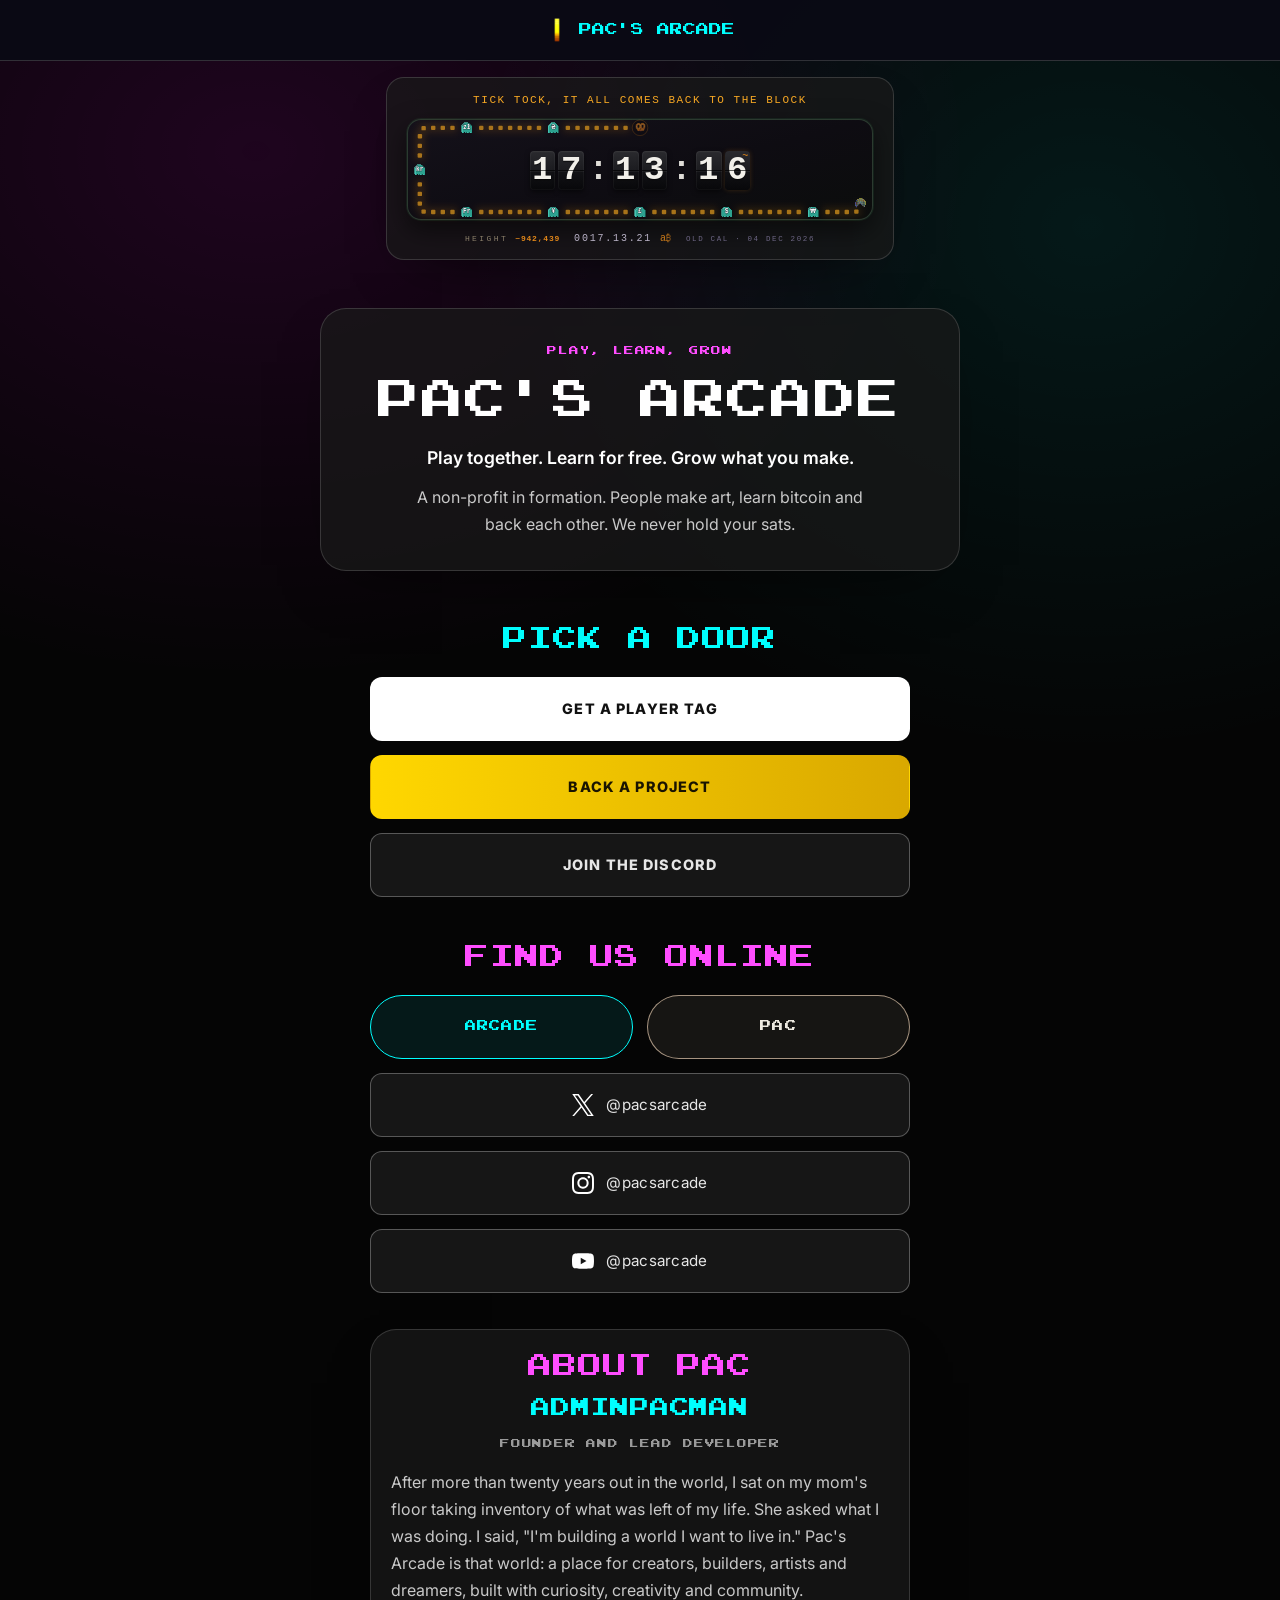
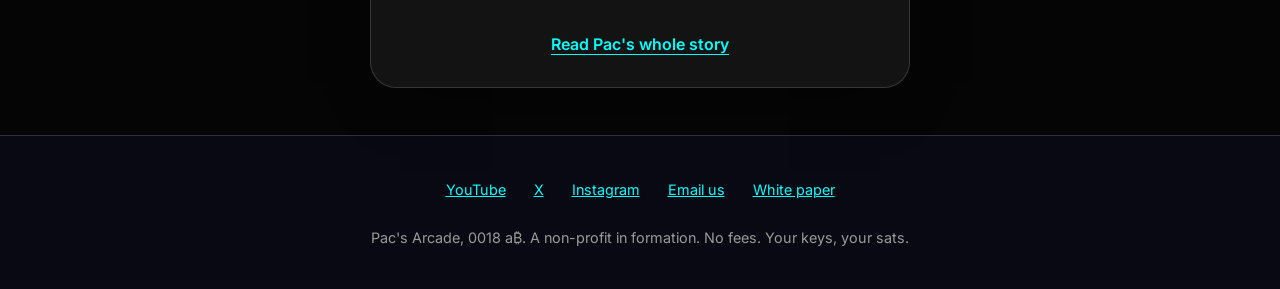
<file: index.html>
<!DOCTYPE html>
<html lang="en">
<head>
<meta charset="UTF-8">
<meta name="viewport" content="width=device-width, initial-scale=1.0">
<title>Pac&#x27;s Arcade</title>
<meta name="description" content="Quick links to Pac&#x27;s Arcade: get a player tag, back a project, join the Discord and find us online.">
<meta name="color-scheme" content="dark">
<meta property="og:image" content="https://www.pacsarcade.com/assets/pacsarcde-banner-og.png">
<link rel="stylesheet" href="hub.css">
<link href="https://fonts.googleapis.com/css2?family=Inter:wght@400;600;800&display=swap" rel="stylesheet">
</head>
<body>
<!-- GENERATED by build-hub.py from hub-copy.json. Edit the JSON, not this file. -->
<header class="top"><div class="bar">
<a class="mark" href="/"><img src="assets/bitcoin.gif" alt="" width="24" height="24"><span>Pac's Arcade</span></a>
</div></header>
<div class="strip-wrap"><a id="bft-strip-clock" href="/time.html" data-caption="tick tock, it all comes back to the block" title="Bitcoin Federated Time: the clock that syncs to the block, not the sun. Open the time page."></a></div>
<main>
<section class="hero"><div class="panel hero-card">
<p class="kicker kicker-pink">Play, learn,&nbsp;grow</p>
<h1 class="px">Pac's Arcade</h1>
<p class="promise">Play together. Learn for free. Grow what you&nbsp;make.</p>
<p class="line">A non-profit in formation. People make art, learn bitcoin and back each other. We never hold your&nbsp;sats.</p>
</div></section>
<section class="live" id="twitch-wrapper" aria-label="Live now"><div class="panel">
<h2 class="px">Live now</h2>
<div class="live-frame"><div id="twitch-embed"></div></div>
</div></section>
<section class="block"><div class="col">
<h2 class="px cyan">Pick a&nbsp;door</h2>
<div class="list">
<a class="pb pb-primary" href="https://pacsarcade.org/register" target="_blank" rel="noopener noreferrer"><span>Get a player&nbsp;tag</span></a>
<a class="pb pb-money" href="https://pacsarcade.org/campaigns" target="_blank" rel="noopener noreferrer"><span>Back a&nbsp;project</span></a>
<a class="pb pb-secondary" href="https://discord.com/invite/uCEKeA5YB2" target="_blank" rel="noopener noreferrer"><span>Join the&nbsp;Discord</span></a>
</div></div></section>
<section class="block"><div class="col">
<h2 class="px pink">Find us&nbsp;online</h2>
<div class="switch" role="group" aria-label="Choose whose channels to show" hidden>
<button type="button" class="sw-btn on" data-pane="grp0" aria-pressed="true">Arcade</button>
<button type="button" class="sw-btn" data-pane="grp1" aria-pressed="false">Pac</button>
</div>
<div class="pane" id="grp0" role="group" aria-labelledby="grp0h">
<h3 class="group-label px" id="grp0h">Pac's Arcade</h3>
<div class="list">
<a class="pb pb-secondary pb-two pb-icon" aria-label="X @pacsarcade" href="https://x.com/pacsarcade" target="_blank" rel="noopener noreferrer"><svg class="mk" width="22" height="22" viewBox="0 0 24 24" aria-hidden="true" focusable="false"><path fill="currentColor" d="M14.234 10.162 22.977 0h-2.072l-7.591 8.824L7.251 0H.258l9.168 13.343L.258 24H2.33l8.016-9.318L16.749 24h6.993zm-2.837 3.299-.929-1.329L3.076 1.56h3.182l5.965 8.532.929 1.329 7.754 11.09h-3.182z"/></svg><small>@pacsarcade</small></a>
<a class="pb pb-secondary pb-two pb-icon" aria-label="Instagram @pacsarcade" href="https://www.instagram.com/pacsarcade" target="_blank" rel="noopener noreferrer"><svg class="mk" width="22" height="22" viewBox="0 0 24 24" aria-hidden="true" focusable="false"><path fill="currentColor" d="M7.0301.084c-1.2768.0602-2.1487.264-2.911.5634-.7888.3075-1.4575.72-2.1228 1.3877-.6652.6677-1.075 1.3368-1.3802 2.127-.2954.7638-.4956 1.6365-.552 2.914-.0564 1.2775-.0689 1.6882-.0626 4.947.0062 3.2586.0206 3.6671.0825 4.9473.061 1.2765.264 2.1482.5635 2.9107.308.7889.72 1.4573 1.388 2.1228.6679.6655 1.3365 1.0743 2.1285 1.38.7632.295 1.6361.4961 2.9134.552 1.2773.056 1.6884.069 4.9462.0627 3.2578-.0062 3.668-.0207 4.9478-.0814 1.28-.0607 2.147-.2652 2.9098-.5633.7889-.3086 1.4578-.72 2.1228-1.3881.665-.6682 1.0745-1.3378 1.3795-2.1284.2957-.7632.4966-1.636.552-2.9124.056-1.2809.0692-1.6898.063-4.948-.0063-3.2583-.021-3.6668-.0817-4.9465-.0607-1.2797-.264-2.1487-.5633-2.9117-.3084-.7889-.72-1.4568-1.3876-2.1228C21.2982 1.33 20.628.9208 19.8378.6165 19.074.321 18.2017.1197 16.9244.0645 15.6471.0093 15.236-.005 11.977.0014 8.718.0076 8.31.0215 7.0301.0839m.1402 21.6932c-1.17-.0509-1.8053-.2453-2.2287-.408-.5606-.216-.96-.4771-1.3819-.895-.422-.4178-.6811-.8186-.9-1.378-.1644-.4234-.3624-1.058-.4171-2.228-.0595-1.2645-.072-1.6442-.079-4.848-.007-3.2037.0053-3.583.0607-4.848.05-1.169.2456-1.805.408-2.2282.216-.5613.4762-.96.895-1.3816.4188-.4217.8184-.6814 1.3783-.9003.423-.1651 1.0575-.3614 2.227-.4171 1.2655-.06 1.6447-.072 4.848-.079 3.2033-.007 3.5835.005 4.8495.0608 1.169.0508 1.8053.2445 2.228.408.5608.216.96.4754 1.3816.895.4217.4194.6816.8176.9005 1.3787.1653.4217.3617 1.056.4169 2.2263.0602 1.2655.0739 1.645.0796 4.848.0058 3.203-.0055 3.5834-.061 4.848-.051 1.17-.245 1.8055-.408 2.2294-.216.5604-.4763.96-.8954 1.3814-.419.4215-.8181.6811-1.3783.9-.4224.1649-1.0577.3617-2.2262.4174-1.2656.0595-1.6448.072-4.8493.079-3.2045.007-3.5825-.006-4.848-.0608M16.953 5.5864A1.44 1.44 0 1 0 18.39 4.144a1.44 1.44 0 0 0-1.437 1.4424M5.8385 12.012c.0067 3.4032 2.7706 6.1557 6.173 6.1493 3.4026-.0065 6.157-2.7701 6.1506-6.1733-.0065-3.4032-2.771-6.1565-6.174-6.1498-3.403.0067-6.156 2.771-6.1496 6.1738M8 12.0077a4 4 0 1 1 4.008 3.9921A3.9996 3.9996 0 0 1 8 12.0077"/></svg><small>@pacsarcade</small></a>
<a class="pb pb-secondary pb-two pb-icon" aria-label="YouTube @pacsarcade" href="https://youtube.com/@pacsarcade" target="_blank" rel="noopener noreferrer"><svg class="mk" width="22" height="22" viewBox="0 0 24 24" aria-hidden="true" focusable="false"><path fill="currentColor" d="M23.498 6.186a3.016 3.016 0 0 0-2.122-2.136C19.505 3.545 12 3.545 12 3.545s-7.505 0-9.377.505A3.017 3.017 0 0 0 .502 6.186C0 8.07 0 12 0 12s0 3.93.502 5.814a3.016 3.016 0 0 0 2.122 2.136c1.871.505 9.376.505 9.376.505s7.505 0 9.377-.505a3.015 3.015 0 0 0 2.122-2.136C24 15.93 24 12 24 12s0-3.93-.502-5.814zM9.545 15.568V8.432L15.818 12l-6.273 3.568z"/></svg><small>@pacsarcade</small></a>
</div>
</div>
<div class="pane" id="grp1" role="group" aria-labelledby="grp1h">
<h3 class="group-label px" id="grp1h">AdminPacman</h3>
<div class="list">
<a class="pb pb-secondary pb-two pb-icon" aria-label="X @dminpacman" href="https://x.com/dminpacman" target="_blank" rel="noopener noreferrer"><svg class="mk" width="22" height="22" viewBox="0 0 24 24" aria-hidden="true" focusable="false"><path fill="currentColor" d="M14.234 10.162 22.977 0h-2.072l-7.591 8.824L7.251 0H.258l9.168 13.343L.258 24H2.33l8.016-9.318L16.749 24h6.993zm-2.837 3.299-.929-1.329L3.076 1.56h3.182l5.965 8.532.929 1.329 7.754 11.09h-3.182z"/></svg><small>@dminpacman</small></a>
<a class="pb pb-secondary pb-two pb-icon" aria-label="Instagram @adminpacman" href="https://instagram.com/adminpacman" target="_blank" rel="noopener noreferrer"><svg class="mk" width="22" height="22" viewBox="0 0 24 24" aria-hidden="true" focusable="false"><path fill="currentColor" d="M7.0301.084c-1.2768.0602-2.1487.264-2.911.5634-.7888.3075-1.4575.72-2.1228 1.3877-.6652.6677-1.075 1.3368-1.3802 2.127-.2954.7638-.4956 1.6365-.552 2.914-.0564 1.2775-.0689 1.6882-.0626 4.947.0062 3.2586.0206 3.6671.0825 4.9473.061 1.2765.264 2.1482.5635 2.9107.308.7889.72 1.4573 1.388 2.1228.6679.6655 1.3365 1.0743 2.1285 1.38.7632.295 1.6361.4961 2.9134.552 1.2773.056 1.6884.069 4.9462.0627 3.2578-.0062 3.668-.0207 4.9478-.0814 1.28-.0607 2.147-.2652 2.9098-.5633.7889-.3086 1.4578-.72 2.1228-1.3881.665-.6682 1.0745-1.3378 1.3795-2.1284.2957-.7632.4966-1.636.552-2.9124.056-1.2809.0692-1.6898.063-4.948-.0063-3.2583-.021-3.6668-.0817-4.9465-.0607-1.2797-.264-2.1487-.5633-2.9117-.3084-.7889-.72-1.4568-1.3876-2.1228C21.2982 1.33 20.628.9208 19.8378.6165 19.074.321 18.2017.1197 16.9244.0645 15.6471.0093 15.236-.005 11.977.0014 8.718.0076 8.31.0215 7.0301.0839m.1402 21.6932c-1.17-.0509-1.8053-.2453-2.2287-.408-.5606-.216-.96-.4771-1.3819-.895-.422-.4178-.6811-.8186-.9-1.378-.1644-.4234-.3624-1.058-.4171-2.228-.0595-1.2645-.072-1.6442-.079-4.848-.007-3.2037.0053-3.583.0607-4.848.05-1.169.2456-1.805.408-2.2282.216-.5613.4762-.96.895-1.3816.4188-.4217.8184-.6814 1.3783-.9003.423-.1651 1.0575-.3614 2.227-.4171 1.2655-.06 1.6447-.072 4.848-.079 3.2033-.007 3.5835.005 4.8495.0608 1.169.0508 1.8053.2445 2.228.408.5608.216.96.4754 1.3816.895.4217.4194.6816.8176.9005 1.3787.1653.4217.3617 1.056.4169 2.2263.0602 1.2655.0739 1.645.0796 4.848.0058 3.203-.0055 3.5834-.061 4.848-.051 1.17-.245 1.8055-.408 2.2294-.216.5604-.4763.96-.8954 1.3814-.419.4215-.8181.6811-1.3783.9-.4224.1649-1.0577.3617-2.2262.4174-1.2656.0595-1.6448.072-4.8493.079-3.2045.007-3.5825-.006-4.848-.0608M16.953 5.5864A1.44 1.44 0 1 0 18.39 4.144a1.44 1.44 0 0 0-1.437 1.4424M5.8385 12.012c.0067 3.4032 2.7706 6.1557 6.173 6.1493 3.4026-.0065 6.157-2.7701 6.1506-6.1733-.0065-3.4032-2.771-6.1565-6.174-6.1498-3.403.0067-6.156 2.771-6.1496 6.1738M8 12.0077a4 4 0 1 1 4.008 3.9921A3.9996 3.9996 0 0 1 8 12.0077"/></svg><small>@adminpacman</small></a>
<a class="pb pb-secondary pb-two pb-icon" aria-label="YouTube @adminpacman" href="https://youtube.com/@adminpacman" target="_blank" rel="noopener noreferrer"><svg class="mk" width="22" height="22" viewBox="0 0 24 24" aria-hidden="true" focusable="false"><path fill="currentColor" d="M23.498 6.186a3.016 3.016 0 0 0-2.122-2.136C19.505 3.545 12 3.545 12 3.545s-7.505 0-9.377.505A3.017 3.017 0 0 0 .502 6.186C0 8.07 0 12 0 12s0 3.93.502 5.814a3.016 3.016 0 0 0 2.122 2.136c1.871.505 9.376.505 9.376.505s7.505 0 9.377-.505a3.015 3.015 0 0 0 2.122-2.136C24 15.93 24 12 24 12s0-3.93-.502-5.814zM9.545 15.568V8.432L15.818 12l-6.273 3.568z"/></svg><small>@adminpacman</small></a>
<a class="pb pb-secondary pb-two pb-icon" aria-label="Twitch @adminpacman" href="https://www.twitch.tv/adminpacman" target="_blank" rel="noopener noreferrer"><svg class="mk" width="22" height="22" viewBox="0 0 24 24" aria-hidden="true" focusable="false"><path fill="currentColor" d="M11.571 4.714h1.715v5.143H11.57zm4.715 0H18v5.143h-1.714zM6 0L1.714 4.286v15.428h5.143V24l4.286-4.286h3.428L22.286 12V0zm14.571 11.143l-3.428 3.428h-3.429l-3 3v-3H6.857V1.714h13.714Z"/></svg><small>@adminpacman</small></a>
<a class="pb pb-secondary pb-two pb-icon" aria-label="Kick @adminpacman" href="https://kick.com/adminpacman" target="_blank" rel="noopener noreferrer"><svg class="mk" width="22" height="22" viewBox="0 0 24 24" aria-hidden="true" focusable="false"><path fill="currentColor" d="M1.333 0h8v5.333H12V2.667h2.667V0h8v8H20v2.667h-2.667v2.666H20V16h2.667v8h-8v-2.667H12v-2.666H9.333V24h-8Z"/></svg><small>@adminpacman</small></a>
</div>
</div>
</div></section>
<section class="block" id="about"><div class="col"><div class="panel about">
<h2 class="px pink">About&nbsp;Pac</h2>
<p class="name px cyan">AdminPacman</p>
<p class="role px">Founder and lead&nbsp;developer</p>
<p class="body">After more than twenty years out in the world, I sat on my mom's floor taking inventory of what was left of my life. She asked what I was doing. I said, "I'm building a world I want to live in." Pac's Arcade is that world: a place for creators, builders, artists and dreamers, built with curiosity, creativity and&nbsp;community.</p>
<p class="more"><a href="aboutpac.html">Read Pac's whole&nbsp;story</a></p>
</div></div></section>
</main>
<footer class="foot"><div class="col">
<nav class="flinks" aria-label="Footer">
<a href="https://youtube.com/@pacsarcade" target="_blank" rel="noopener noreferrer">YouTube</a>
<a href="https://x.com/pacsarcade" target="_blank" rel="noopener noreferrer">X</a>
<a href="https://www.instagram.com/pacsarcade" target="_blank" rel="noopener noreferrer">Instagram</a>
<a href="mailto:info@pacsarcade.com">Email&nbsp;us</a>
<a href="https://pacsarcade.org/whitepaper" target="_blank" rel="noopener noreferrer">White&nbsp;paper</a>
</nav>
<p class="legal">Pac's Arcade, 0018 a₿. A non-profit in formation. No fees. Your keys, your&nbsp;sats.</p>
</div></footer>
<script src="https://player.twitch.tv/js/embed/v1.js"></script>
<script>
/* The live window stays hidden until the Twitch player reports the channel ONLINE. */
try {
  var player = new Twitch.Player("twitch-embed", { width: "100%", height: "100%", channel: "adminpacman", parent: ["localhost", "127.0.0.1", "pacsarcade.com", "www.pacsarcade.com"] });
  player.addEventListener(Twitch.Player.ONLINE, function () { document.getElementById("twitch-wrapper").style.display = "block"; });
} catch (e) {}
</script>
<script>
/* Two-position switch for the channel lists. Without scripts both lists stay visible. */
(function () {
  var sw = document.querySelector(".switch"); if (!sw) return;
  var btns = sw.querySelectorAll(".sw-btn"), panes = document.querySelectorAll(".pane");
  function pick(id) {
    for (var i = 0; i < btns.length; i++) { var on = btns[i].getAttribute("data-pane") === id; btns[i].classList.toggle("on", on); btns[i].setAttribute("aria-pressed", on ? "true" : "false"); }
    for (var j = 0; j < panes.length; j++) panes[j].hidden = panes[j].id !== id;
  }
  for (var k = 0; k < btns.length; k++) btns[k].addEventListener("click", function () { pick(this.getAttribute("data-pane")); });
  document.documentElement.classList.add("js"); sw.hidden = false; pick("grp0");
})();
</script>
<link rel="stylesheet" href="strip-clock.css">
<script src="strip-clock.js" defer></script>
</body>
</html>
</file>
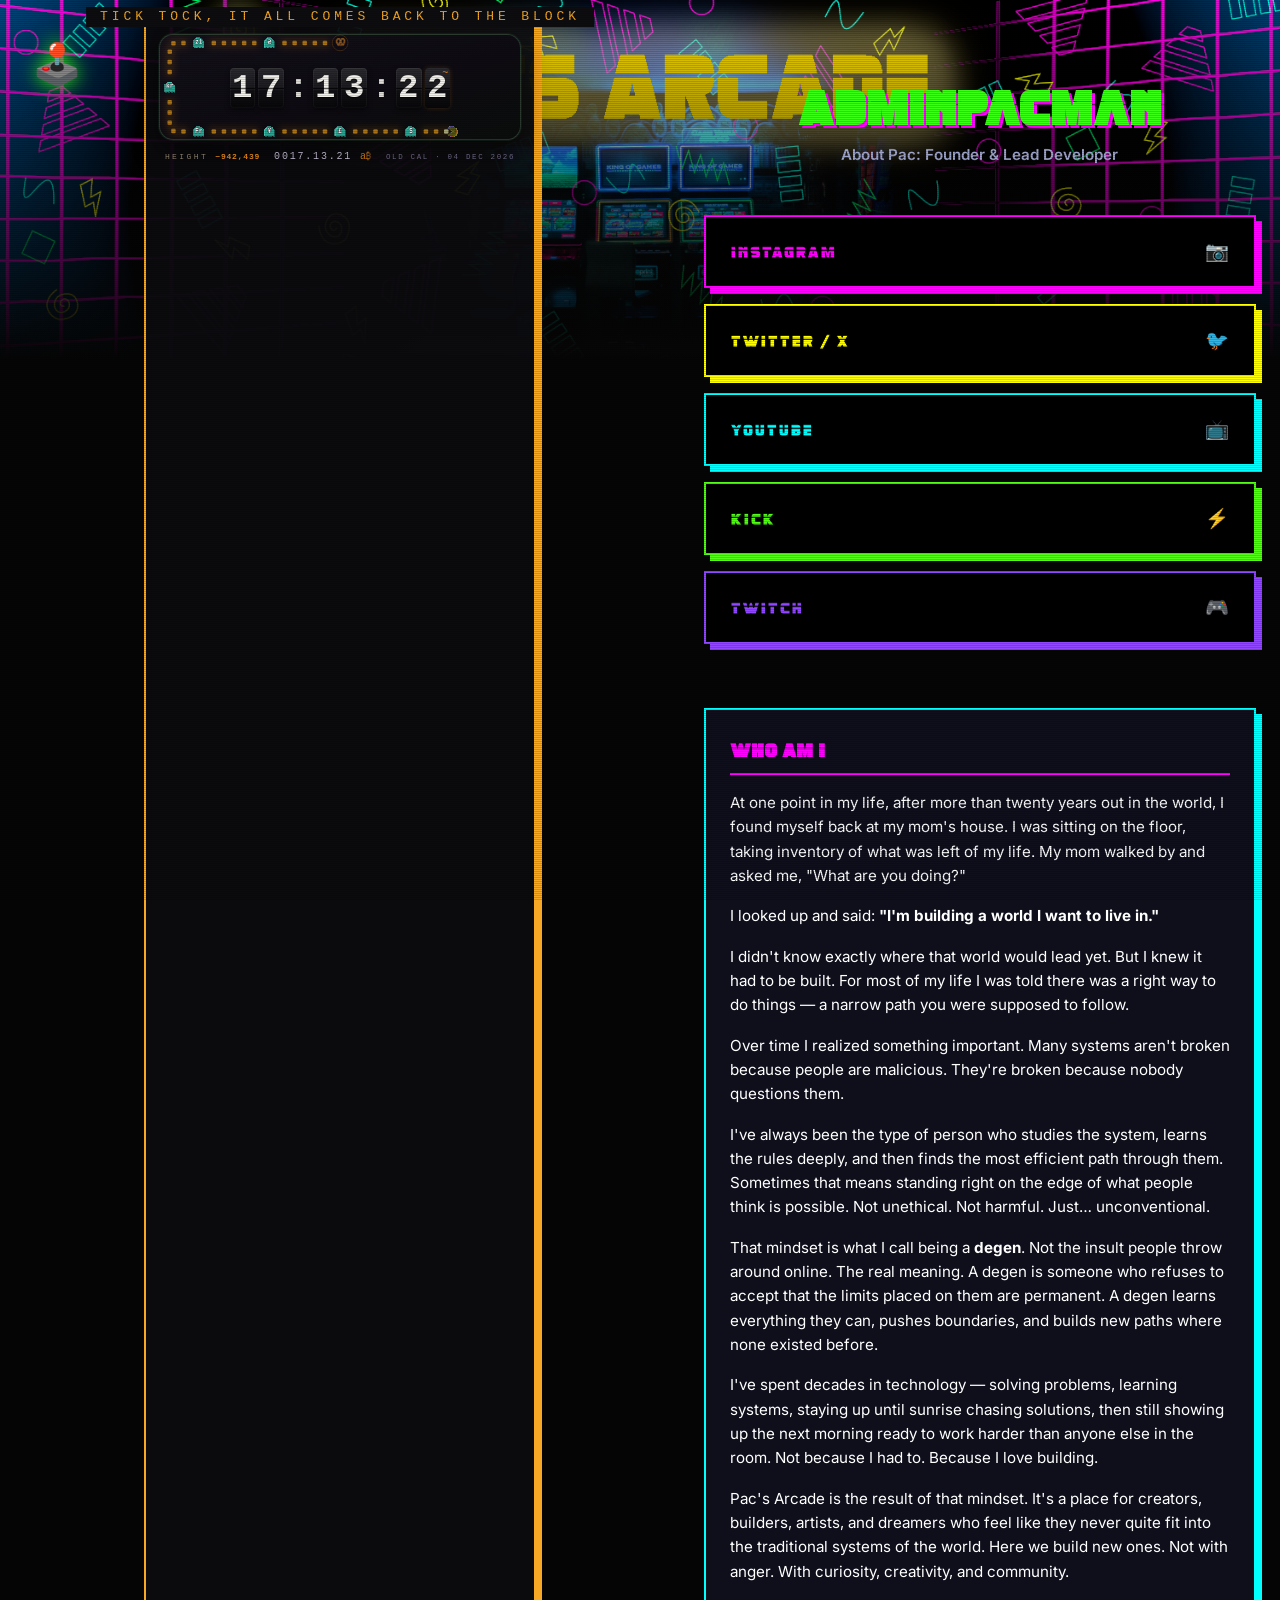
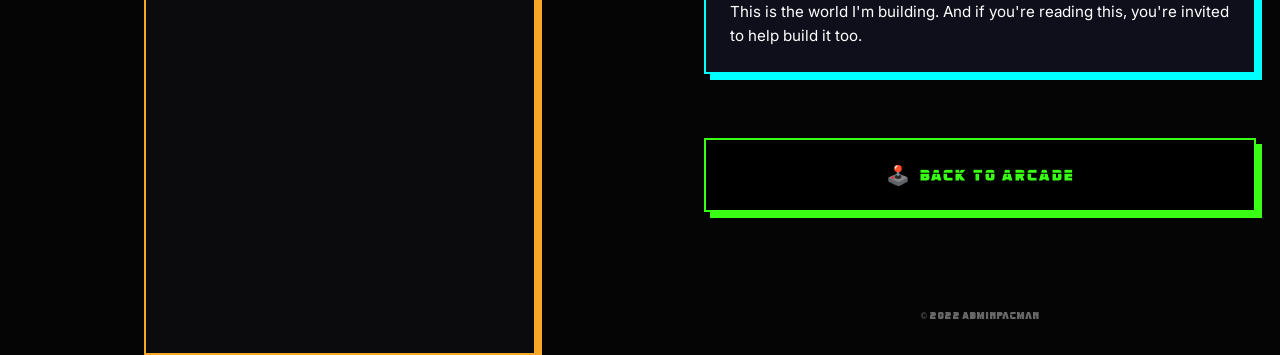
<file: aboutpac.html>
<!DOCTYPE html>
<html lang="en">

<head>
    <meta charset="UTF-8">
    <meta name="viewport" content="width=device-width, initial-scale=1.0">
    <title>About Pac | AdminPacman</title>
    <link rel="stylesheet" href="styles.css">
    <link href="https://fonts.googleapis.com/css2?family=Inter:wght@400;600;800&display=swap" rel="stylesheet">
</head>

<body>
    <a id="bft-strip-clock" href="/time.html" data-caption="tick tock, it all comes back to the block" title="Bitcoin Federated Time: the clock that syncs to the block, not the sun." style="display:block;max-width:600px;margin:14px auto 0;"></a>
    <a href="index.html" class="back-icon-top" title="Back to Arcade">🕹️</a>
    <div class="container">
        <!-- Profile Header -->
        <header class="profile-header" style="margin-top: 5vh;">
            <h1 class="title">AdminPacman</h1>
            <p class="tagline">About Pac: Founder & Lead Developer</p>
        </header>

        <!-- Links Grid -->
        <nav class="links-container">
            <a href="https://instagram.com/adminpacman" target="_blank" class="link-btn secondary-btn">
                <span class="btn-text">Instagram</span>
                <span class="btn-icon">📷</span>
            </a>
            <a href="https://x.com/dminpacman" target="_blank" class="link-btn tertiary-btn">
                <span class="btn-text">Twitter / X</span>
                <span class="btn-icon">🐦</span>
            </a>
            <a href="https://youtube.com/@adminpacman" target="_blank" class="link-btn accent-btn">
                <span class="btn-text">YouTube</span>
                <span class="btn-icon">📺</span>
            </a>
            <a href="https://kick.com/adminpacman" target="_blank" class="link-btn kick-btn">
                <span class="btn-text">Kick</span>
                <span class="btn-icon">⚡</span>
            </a>
            <a href="https://twitch.com/adminpacman" target="_blank" class="link-btn twitch-btn">
                <span class="btn-text">Twitch</span>
                <span class="btn-icon">🎮</span>
            </a>
        </nav>

        <!-- Twitch Embed (Collapsed if offline) -->
        <section id="twitch-wrapper" class="twitch-container" style="margin-top: 2rem; display: none;">
            <div id="twitch-embed"></div>
        </section>

        <script src="https://player.twitch.tv/js/embed/v1.js"></script>
        <script>
            var options = {
                width: "100%",
                height: "100%",
                channel: "adminpacman",
                parent: ["localhost", "127.0.0.1", "pacsarcade.com", "www.pacsarcade.com"]
            };
            var player = new Twitch.Player("twitch-embed", options);

            player.addEventListener(Twitch.Player.ONLINE, function () {
                document.getElementById("twitch-wrapper").style.display = "block";
            });
        </script>

        <!-- About Me Section -->
        <section class="about-section" style="margin-top: 2rem; margin-bottom: 2rem;">
            <h2>Who Am I</h2>
            <p>At one point in my life, after more than twenty years out in the world, I found myself back at my mom's
                house. I was sitting on the floor, taking inventory of what was left of my life. My mom walked by and
                asked me, "What are you doing?"</p>
            <p>I looked up and said: <strong>"I'm building a world I want to live in."</strong></p>
            <p>I didn't know exactly where that world would lead yet. But I knew it had to be built. For most of my life
                I was told there was a right way to do things — a narrow path you were supposed to follow.</p>
            <p>Over time I realized something important. Many systems aren't broken because people are malicious.
                They're broken because nobody questions them.</p>
            <p>I've always been the type of person who studies the system, learns the rules deeply, and then finds the
                most efficient path through them. Sometimes that means standing right on the edge of what people think
                is possible. Not unethical. Not harmful. Just… unconventional.</p>
            <p>That mindset is what I call being a <strong>degen</strong>. Not the insult people throw around online.
                The real meaning. A degen is someone who refuses to accept that the limits placed on them are permanent.
                A degen learns everything they can, pushes boundaries, and builds new paths where none existed before.
            </p>
            <p>I've spent decades in technology — solving problems, learning systems, staying up until sunrise chasing
                solutions, then still showing up the next morning ready to work harder than anyone else in the room. Not
                because I had to. Because I love building.</p>
            <p>Pac's Arcade is the result of that mindset. It's a place for creators, builders, artists, and dreamers
                who feel like they never quite fit into the traditional systems of the world. Here we build new ones.
                Not with anger. With curiosity, creativity, and community.</p>
            <p>This is the world I'm building. And if you're reading this, you're invited to help build it too.</p>
        </section>

        <!-- Back to Arcade Bottom Button -->
        <a href="index.html" class="link-btn primary-btn" style="justify-content: center; margin-bottom: 2rem;">
            <span class="btn-icon" style="margin-right: 0.5rem;">🕹️</span>
            <span class="btn-text">Back to Arcade</span>
        </a>

        <footer>
            <p>&copy; 2022 AdminPacman</p>
        </footer>
    </div>
    <link rel="stylesheet" href="strip-clock.css">
    <script src="strip-clock.js" defer></script>
</body>

</html>
</file>
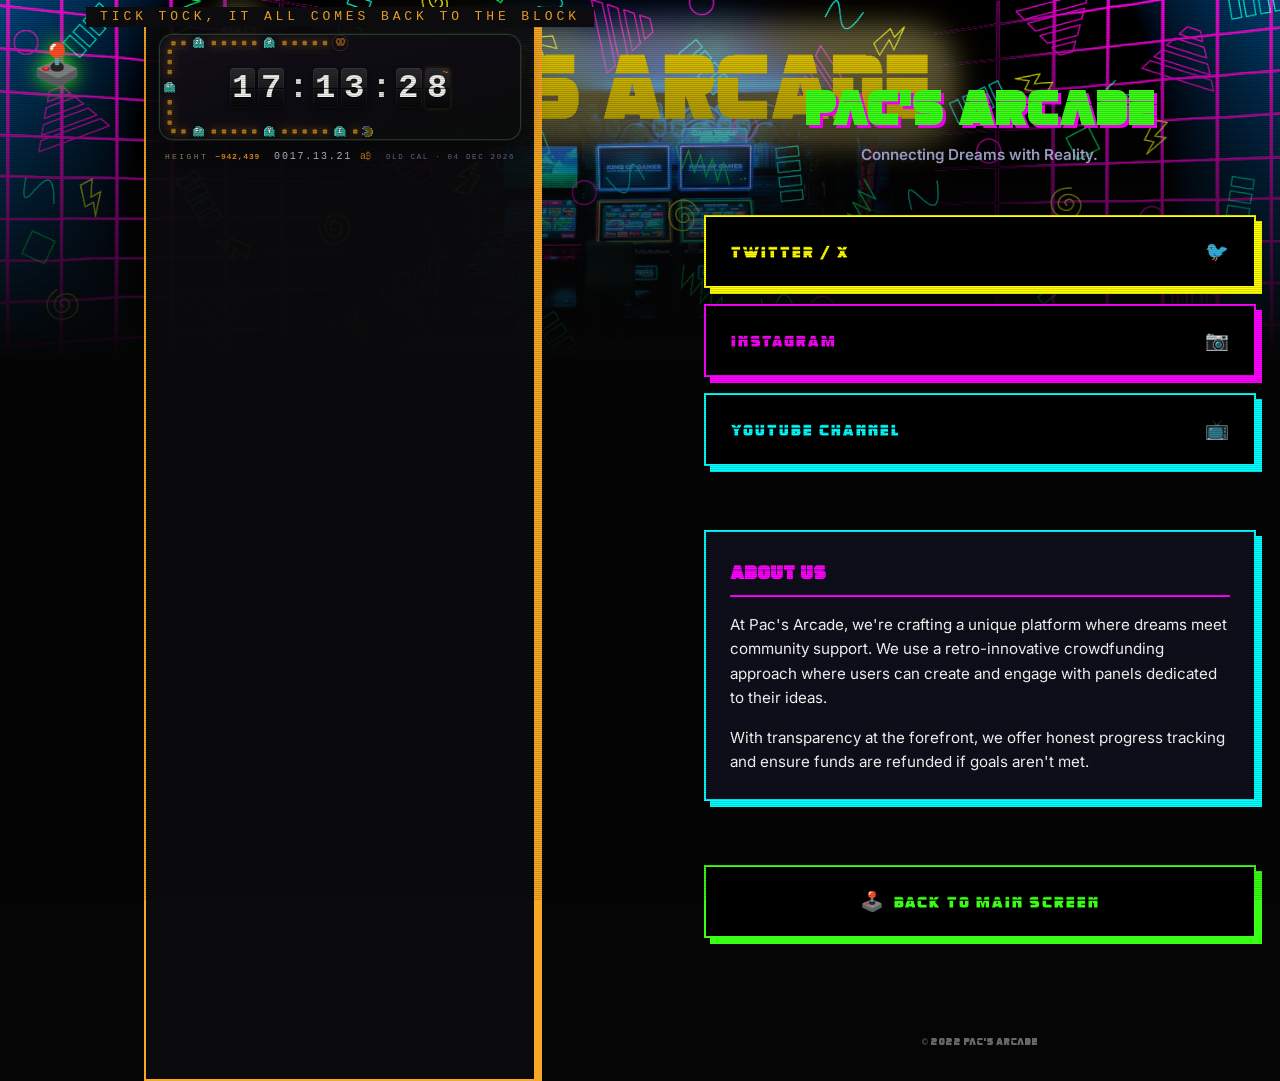
<file: pacs-arcade-links.html>
<!DOCTYPE html>
<html lang="en">

<head>
    <meta charset="UTF-8">
    <meta name="viewport" content="width=device-width, initial-scale=1.0">
    <title>Pac's Arcade Links</title>
    <link rel="stylesheet" href="styles.css">
    <link href="https://fonts.googleapis.com/css2?family=Inter:wght@400;600;800&display=swap" rel="stylesheet">
</head>

<body>
    <a id="bft-strip-clock" href="/time.html" data-caption="tick tock, it all comes back to the block" title="Bitcoin Federated Time: the clock that syncs to the block, not the sun." style="display:block;max-width:600px;margin:14px auto 0;"></a>
    <a href="index.html" class="back-icon-top" title="Back to Arcade">🕹️</a>
    <div class="container">
        <!-- Profile Header -->
        <header class="profile-header" style="margin-top: 5vh;">
            <h1 class="title">Pac's Arcade</h1>
            <p class="tagline">Connecting Dreams with Reality.</p>
        </header>

        <!-- Links Grid -->
        <nav class="links-container">
            <a href="https://x.com/pacsarcade" target="_blank" class="link-btn tertiary-btn">
                <span class="btn-text">Twitter / X</span>
                <span class="btn-icon">🐦</span>
            </a>
            <a href="https://www.instagram.com/pacsarcade" target="_blank" class="link-btn secondary-btn">
                <span class="btn-text">Instagram</span>
                <span class="btn-icon">📷</span>
            </a>
            <a href="https://youtube.com/@pacsarcade" target="_blank" class="link-btn accent-btn">
                <span class="btn-text">YouTube Channel</span>
                <span class="btn-icon">📺</span>
            </a>
        </nav>

        <!-- About Section -->
        <section class="about-section" style="margin-top: 2rem; margin-bottom: 2rem;">
            <h2>About Us</h2>
            <p>At Pac's Arcade, we're crafting a unique platform where dreams meet community support. We use a
                retro-innovative crowdfunding approach where users can create and engage with panels dedicated to their
                ideas.</p>
            <p>With transparency at the forefront, we offer honest progress tracking and ensure funds are refunded if
                goals aren't met.</p>
        </section>

        <!-- Back to Arcade Bottom Button -->
        <a href="index.html" class="link-btn primary-btn" style="justify-content: center; margin-bottom: 2rem;">
            <span class="btn-icon" style="margin-right: 0.5rem;">🕹️</span>
            <span class="btn-text">Back to Main Screen</span>
        </a>

        <footer>
            <p>&copy; 2022 Pac's Arcade</p>
        </footer>
    </div>
    <link rel="stylesheet" href="strip-clock.css">
    <script src="strip-clock.js" defer></script>
</body>

</html>
</file>
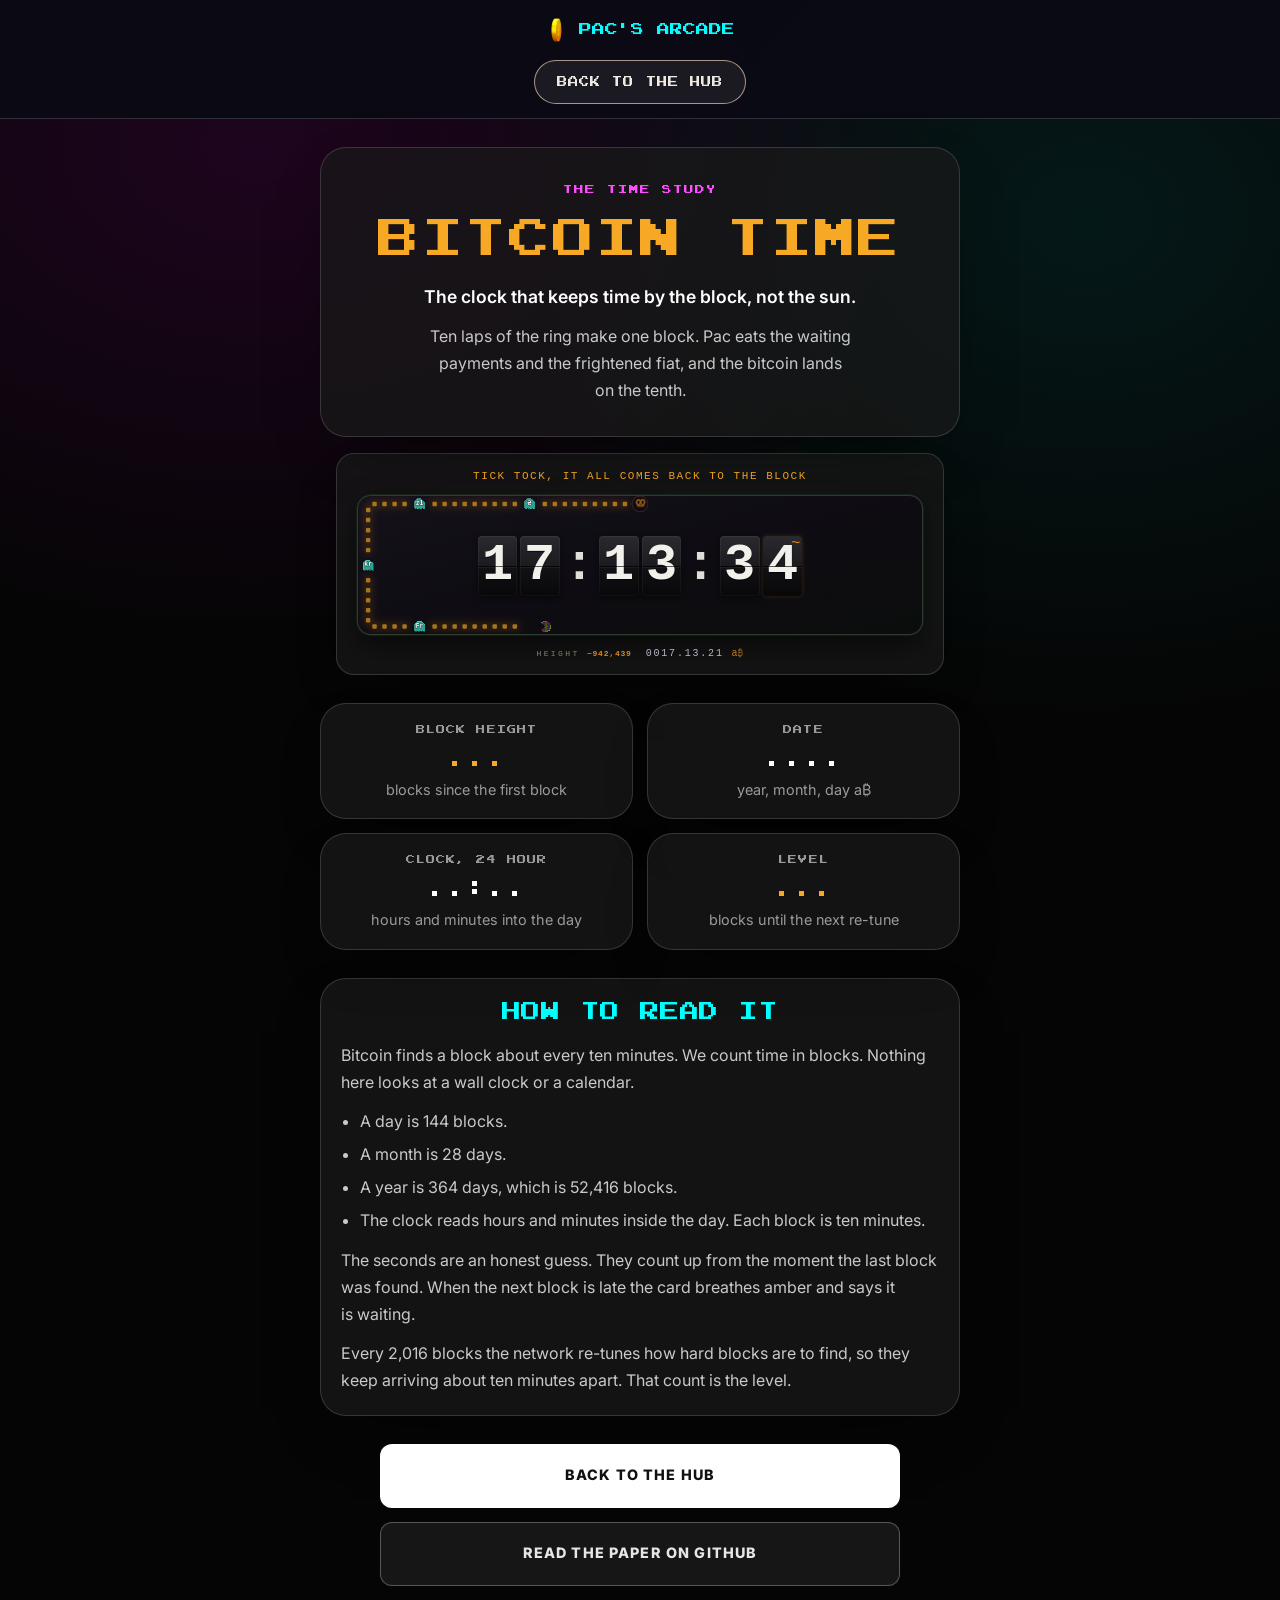
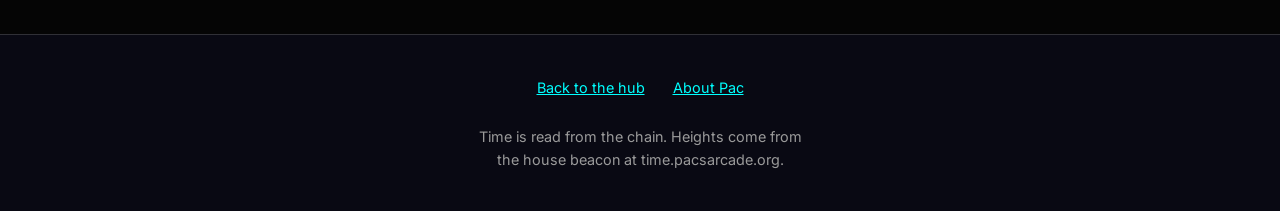
<file: time.html>
<!DOCTYPE html>
<html lang="en">
<head>
<meta charset="UTF-8">
<meta name="viewport" content="width=device-width, initial-scale=1.0">
<title>Bitcoin Time | Pac's Arcade</title>
<meta name="description" content="The clock that keeps time by the block, not the sun. Block height, the Bitcoin Federated Time date and the clock, read live from the chain.">
<meta name="color-scheme" content="dark">
<meta property="og:image" content="https://www.pacsarcade.com/assets/pacsarcde-banner-og.png">
<link rel="stylesheet" href="hub.css">
<link rel="stylesheet" href="time.css">
<link href="https://fonts.googleapis.com/css2?family=Inter:wght@400;600;800&display=swap" rel="stylesheet">
</head>
<body>
<header class="top">
<div class="bar"><a class="mark" href="/"><img src="assets/bitcoin.gif" alt="" width="24" height="24"><span>Pac's Arcade</span></a></div>
<nav class="subbar" aria-label="Page"><a class="pill" href="/">Back to the hub</a></nav>
</header>
<main>
<section class="t-hero"><div class="panel hero-card">
<p class="kicker kicker-pink">The time study</p>
<h1 class="px">Bitcoin Time</h1>
<p class="promise">The clock that keeps time by the block, not the sun.</p>
<p class="line">Ten laps of the ring make one block. Pac eats the waiting payments and the frightened fiat, and the&nbsp;bitcoin lands on the&nbsp;tenth.</p>
</div></section>
<section class="strip-wrap t-clock" aria-label="The clock"><div id="bft-strip-clock" data-bft-only="1" data-caption="tick tock, it all comes back to the block"></div></section>
<section class="t-stats" aria-label="Right now"><div class="t-grid">
<div class="panel t-tile"><span class="t-label">Block height</span><span class="t-value t-gold" id="t-height">...</span><span class="t-sub">blocks since the first block</span></div>
<div class="panel t-tile"><span class="t-label">Date</span><span class="t-value" id="t-date">....</span><span class="t-sub">year, month, day a&#8383;</span></div>
<div class="panel t-tile"><span class="t-label">Clock, 24 hour</span><span class="t-value" id="t-clock">..:..</span><span class="t-sub">hours and minutes into the day</span></div>
<div class="panel t-tile"><span class="t-label">Level</span><span class="t-value t-gold" id="t-level">...</span><span class="t-sub" id="t-retune">blocks until the next re-tune</span></div>
</div></section>
<section class="t-how"><div class="panel">
<h2 class="px">How to read it</h2>
<p>Bitcoin finds a block about every ten minutes. We count time in blocks. Nothing here looks at a wall clock or a calendar.</p>
<ul>
<li>A day is 144 blocks.</li>
<li>A month is 28 days.</li>
<li>A year is 364 days, which is 52,416 blocks.</li>
<li>The clock reads hours and minutes inside the day. Each block is ten minutes.</li>
</ul>
<p>The seconds are an honest guess. They count up from the moment the last block was found. When the next block is late the card breathes amber and says it is waiting.</p>
<p>Every 2,016 blocks the network re-tunes how hard blocks are to find, so they keep arriving about ten minutes apart. That count is the level.</p>
</div></section>
<section class="t-go"><div class="list">
<a class="pb pb-primary" href="/"><span>Back to the hub</span></a>
<a class="pb pb-secondary" href="https://github.com/PacsArcade/bitcoin-federated-time" target="_blank" rel="noopener noreferrer"><span>Read the paper on GitHub</span></a>
</div></section>
</main>
<footer class="foot"><div class="col">
<nav class="flinks" aria-label="Footer">
<a href="/">Back to the hub</a>
<a href="/#about">About Pac</a>
</nav>
<p class="legal">Time is read from the chain. Heights come from the house beacon at time.pacsarcade.org.</p>
</div></footer>
<script>
(function () {
  function q(id) { return document.getElementById(id); }
  function pad(v, n) { v = String(v); while (v.length < n) v = "0" + v; return v; }
  function show(n) {
    var day = Math.floor(n / 144), year = Math.floor(day / 364), doy = day % 364;
    var month = Math.floor(doy / 28) + 1, dom = (doy % 28) + 1, mins = (n % 144) * 10;
    q("t-height").textContent = n.toLocaleString("en-US");
    q("t-date").textContent = pad(year, 4) + "." + pad(month, 2) + "." + pad(dom, 2);
    q("t-clock").textContent = pad(Math.floor(mins / 60), 2) + ":" + pad(mins % 60, 2);
    q("t-level").textContent = String(Math.floor(n / 2016));
    q("t-retune").textContent = (2016 - (n % 2016)).toLocaleString("en-US") + " blocks until the next re-tune";
  }
  function pull() {
    fetch("https://time.pacsarcade.org/height", { cache: "no-store" })
      .then(function (r) { return r.json(); })
      .then(function (j) { if (j && j.height > 0) show(j.height); })
      .catch(function () {});
  }
  pull(); setInterval(pull, 30000);
  document.addEventListener("visibilitychange", function () { if (!document.hidden) pull(); });
})();
</script>
<link rel="stylesheet" href="strip-clock.css">
<script src="strip-clock.js" defer></script>
</body>
</html>
</file>
<file: hub.css>
/* pacsarcade.com hub: the glass look, dark only. Gold = money only, cyan = info, magenta = flair. */
@font-face{font-family:"Press Start 2P";src:url("assets/fonts/PressStart2P.ttf") format("truetype");font-display:swap}
:root{
  color-scheme:dark;
  --ground:#050505; --ink:#ffffff; --body:#c9c9c9; --muted:#9a9a9a;
  --glass:rgba(26,26,26,.72); --edge:rgba(120,120,120,.35);
  --cyan:#00ffff; --pink:#ff4dff; --gold:#ffd700; --gold-ink:#1a1400;
  --px:"Press Start 2P",ui-monospace,monospace; --sans:Inter,Roboto,system-ui,-apple-system,"Segoe UI",sans-serif;
  --pad:20px; --gap:14px; --btn-h:64px;
}
*{box-sizing:border-box;margin:0;padding:0}
html{background:var(--ground);-webkit-text-size-adjust:100%}
body{min-height:100vh;color:var(--body);font-family:var(--sans);font-size:1rem;line-height:1.7;
  background:radial-gradient(ellipse 80% 40% at 20% 8%,rgba(255,0,255,.10),transparent 70%),radial-gradient(ellipse 70% 40% at 85% 12%,rgba(0,255,255,.08),transparent 70%),var(--ground);
  overflow-x:hidden}
a{color:var(--cyan)}
.px{font-family:var(--px);font-weight:400;letter-spacing:.04em;text-wrap:balance;text-transform:uppercase}
.kicker,.mark{text-transform:uppercase}
p,h1,h2,a,span,small{text-wrap:pretty}
.kicker,.px,.pb span{text-wrap:balance}
/* header */
.top{background:rgba(10,10,20,.96);border-bottom:1px solid var(--edge)}
.bar{container-type:inline-size;display:flex;align-items:center;justify-content:center;gap:12px;max-width:1100px;margin:0 auto;padding:12px 16px;min-height:60px}
.mark{display:inline-flex;align-items:center;gap:10px;text-decoration:none;color:var(--cyan);font-family:var(--px);font-size:min(.8rem,calc((100cqi - 36px)/12.7));white-space:nowrap}
.mark img{display:block;width:24px;height:24px}
.signin{display:inline-flex;align-items:center;justify-content:center;min-height:44px;padding:0 14px;color:var(--cyan);font-weight:600;font-size:.9rem;letter-spacing:.06em;text-transform:uppercase;text-decoration:none;white-space:nowrap}
.signin:hover,.more a:hover,.flinks a:hover{text-decoration:underline}
/* the working bitcoin time strip (repo bundle), centred under the header */
.strip-wrap{width:100%;max-width:540px;margin:0 auto;padding:16px 16px 0}
#bft-strip-clock{display:block;width:100%;background:var(--glass);border:1px solid var(--edge);border-radius:18px;padding:14px var(--pad) 12px;box-shadow:0 24px 60px -30px rgba(0,0,0,.7)}
#bft-strip-clock .sclk-marquee{display:block;position:static;transform:none;text-align:center;color:#f7a824;font-size:11px;letter-spacing:.14em;text-transform:uppercase;line-height:1.5;margin-bottom:10px;text-wrap:balance}
#bft-strip-clock .sclk-card{max-width:100%;width:100%;justify-content:center;padding:22px 16px 20px}
#bft-strip-clock .sclk-clock{font-size:34px}
#bft-strip-clock .sclk-factsrow{display:flex;flex-direction:row;justify-content:center;align-items:baseline;flex-wrap:wrap;gap:6px 14px;padding:10px 0 0;text-align:center}
@media(max-width:640px){#bft-strip-clock .sclk-clock{font-size:26px}}
/* panels: equal padding on every side */
.panel{background:var(--glass);border:1px solid var(--edge);border-radius:26px;padding:var(--pad);box-shadow:0 24px 60px -30px rgba(0,0,0,.7)}
.hero{padding:28px 16px 8px}
.hero-card{container-type:inline-size;max-width:640px;margin:0 auto;text-align:center;padding:32px var(--pad)}
.hero-card h1{color:var(--ink);font-size:min(clamp(1.25rem,6.4vw,2.6rem),7.8cqi);line-height:1.3;margin:14px 0 18px}
.promise{max-width:none;text-wrap:balance;margin:0 auto 12px;color:var(--ink);font-weight:600;font-size:1.1rem;line-height:1.5}
.line{max-width:30em;margin:0 auto;color:var(--body)}
.kicker{font-family:var(--px);font-size:.6rem;line-height:1.9;letter-spacing:.1em;text-align:center}
.kicker-pink{color:var(--pink)}
.block{padding:36px 16px 0}
.col{width:100%;max-width:520px;margin:0 auto}
.col h2{font-size:clamp(1rem,5.2vw,1.5rem);line-height:1.4;text-align:center;margin:8px 0 20px}
.cyan{color:var(--cyan)}.pink{color:var(--pink)}
/* the one vertical list of doors and channels */
.list{display:flex;flex-direction:column;gap:var(--gap)}
.pb{display:flex;flex-direction:column;align-items:center;justify-content:center;width:100%;min-height:var(--btn-h);padding:12px 18px;border-radius:12px;
  text-align:center;text-decoration:none;font-weight:800;font-size:.9rem;letter-spacing:.08em;line-height:1.3;text-transform:uppercase;border:1px solid transparent}
.pb small{display:block;font-weight:400;font-size:.85rem;letter-spacing:.02em;text-transform:none}
.pb-two{flex-direction:row;flex-wrap:wrap;gap:2px 12px}
.pb-primary{background:#fff;color:#111}
.pb-secondary{background:rgba(255,255,255,.07);color:#e6e6e6;border-color:rgba(255,255,255,.28)}
.pb-secondary small{color:var(--muted)}
.pb-money{background:linear-gradient(90deg,#ffd700,#d9a800);color:var(--gold-ink)}
.pb:hover{transform:translateY(-1px);filter:brightness(1.08)}
.pb:focus-visible,.signin:focus-visible,.more a:focus-visible,.flinks a:focus-visible,.mark:focus-visible{outline:2px solid var(--cyan);outline-offset:3px}
.pb:active{transform:none}
/* second group under the same heading */
.group-label{font-size:.6rem;line-height:1.9;letter-spacing:.1em;text-align:center;color:var(--muted);margin:26px 0 14px}
.list+.group-label{margin-top:30px}
.group-label:first-of-type{margin-top:0}
/* live window: hidden until the Twitch player reports ONLINE */
.live{display:none;padding:20px 16px 0}
.live .px{padding:2px 0}
.live .panel{max-width:1100px;margin:0 auto;text-align:center;padding:12px}
.live h2{font-size:.8rem;line-height:1.4;color:var(--pink);margin:0 0 14px}
.live-frame{position:relative;width:100%;aspect-ratio:16/9;border-radius:14px;overflow:hidden;background:#000;border:1px solid var(--edge)}
.live-frame>div,.live-frame iframe{position:absolute;inset:0;width:100%;height:100%;border:0}
/* about */
.about{container-type:inline-size;text-align:center}
.about h2{margin:0 0 12px}
.name{font-size:min(clamp(.9rem,4.6vw,1.2rem),8.5cqi);line-height:1.4;margin-bottom:12px}
.role{font-size:.6rem;line-height:1.9;color:var(--muted);margin-bottom:16px;letter-spacing:.08em}
.about .body{text-align:left;color:var(--body)}
.more{margin-top:18px;text-align:center}
.more a{display:inline-flex;align-items:center;justify-content:center;min-height:44px;padding:0 10px;color:var(--cyan);font-weight:600;text-decoration:underline;text-underline-offset:4px}
/* footer */
.foot{margin-top:48px;padding:32px 16px 40px;background:rgba(10,10,20,.96);border-top:1px solid var(--edge);text-align:center}
.flinks{display:flex;flex-wrap:wrap;justify-content:center;gap:0 12px}
.flinks a{display:inline-flex;align-items:center;min-height:44px;padding:0 8px;color:var(--cyan);font-size:.9rem}
.legal{margin:14px auto 0;max-width:44em;text-wrap:balance;font-size:.9rem;line-height:1.6;color:var(--muted)}
@media(min-width:700px){.hero{padding-top:48px}.col{max-width:540px}}
@media(prefers-reduced-motion:reduce){.pb{transition:none}.pb:hover{transform:none}}
/* icon items: the platform mark in the ink colour beside the handle */
.pb-icon{flex-wrap:nowrap;gap:12px}
.pb-icon .mk{flex:none;width:22px;height:22px;color:var(--ink)}
.pb-icon small{font-size:.95rem;color:#e6e6e6}
/* two-position switch, copied from the Lumen Live face toggle: glass pill, ink edge, one size for both */
.switch{display:grid;grid-template-columns:1fr 1fr;gap:var(--gap);margin:0 0 var(--gap)}
.switch[hidden],.pane[hidden]{display:none}
.sw-btn{height:var(--btn-h);padding:0 14px;border-radius:999px;background:rgba(255,236,214,.07);border:1px solid rgba(255,226,196,.62);color:#ede9e0;
  font-family:var(--px);font-size:.7rem;letter-spacing:.1em;text-transform:uppercase;cursor:pointer}
.sw-btn:hover{background:rgba(255,236,214,.16);border-color:#ede9e0}
.sw-btn.on{border-color:var(--cyan);color:var(--cyan);background:rgba(0,255,255,.08)}
.sw-btn:focus-visible{outline:2px solid var(--cyan);outline-offset:3px}
.js .group-label{display:none}
</file>
<file: strip-clock.css>
/* ═══════════════════════════════════════════════════════════════════════
   THE STRIP CLOCK — the pupil study's flip clock flattened into the
   under-menu telemetry strip. Styles ported from living-clock.css (itself
   the study, studies/clock-study-pupil.html) at strip scale, scoped under
   .sclk; keyframes carry the sclk- prefix so nothing collides.

   The study's never-laws ride along: the study skin only on the face —
   dark bed, cream digits, bitcoin-orange #F7931A warmth; the ONLY gold is
   the ₿ prize; frightened fiat teal-mint (never gold, never orange); no
   red/pink chrome; nothing flashes more than 3×/sec; reduced motion →
   everything steady and visible, flips become crossfades.

   The pellet ember holds the static mid-breath glow (no per-frame filter
   writes) because this strip rides every page.

   FRENS.EARTH FRAME (fleet law): the brand shows ONLY in the strip's
   frame/accent — the night-garden edge and the sprout-neon hover glow —
   the clock face itself stays the study's, untouched.
   ══════════════════════════════════════════════════════════════════════ */

.sclk {
  display: block;
  text-decoration: none;
  font-family: ui-monospace, "Cascadia Code", "JetBrains Mono", Consolas, "SF Mono", Menlo, monospace;
  color: #e8e2d8;
}
.sclk:hover { color: #e8e2d8; }

/* the flat rectangle — the study card's bed, squeezed */
.sclk-card {
  position: relative;
  display: flex;
  align-items: center;
  gap: 14px;
  padding: 15px 26px 14px;
  border-radius: 14px;
  background: linear-gradient(165deg, #14111a 0%, #0e0c12 55%, #0b0d0c 100%);
  border: 1px solid rgba(47, 64, 51, 0.9); /* the night-garden edge */
  box-shadow: 0 0 0 1px rgba(94, 247, 138, 0.07), 0 10px 26px rgba(0, 0, 0, 0.55);
  transition: box-shadow 0.3s ease;
  max-width: min(400px, calc(100vw - 2rem));
}
.sclk:hover .sclk-card,
.sclk:focus-visible .sclk-card {
  /* the sprout-neon glow — frens.earth's "alive" accent, frame only */
  box-shadow: 0 0 0 1px rgba(94, 247, 138, 0.25), 0 0 14px rgba(94, 247, 138, 0.22), 0 10px 26px rgba(0, 0, 0, 0.55);
}
.sclk:focus-visible { outline: none; }

/* ——— the perimeter PAC ring ——— */
.sclk-peri {
  position: absolute;
  inset: 0;
  width: 100%;
  height: 100%;
  pointer-events: none;
  overflow: visible;
}
.sclk-track { fill: none; stroke: none; } /* path kept for getPointAtLength */
.sclk-pix { fill: #f7931a; }
.sclk-pix.front { fill: #ffd9a0; }
/* the 624 ember, held at the study's mid-breath (a static glow — this strip
   rides every page; the full colour breath lives on /time) */
.sclk-dots { filter: drop-shadow(0 0 4.5px rgb(251, 124, 13)) brightness(1.2); }
.sclk-pac {
  image-rendering: pixelated;
  image-rendering: crisp-edges;
  filter: drop-shadow(0 0 4px rgba(247, 147, 26, 0.6));
}
/* estimate mode — the honest analog ~: the ring & Pac admit they're guessing */
.sclk.est .sclk-pac { opacity: 0.5; filter: none; }
.sclk.est .sclk-prize { opacity: 0.55; }

/* ——— the fiat ghosts (tricolor teal, the currency IS the face) ——— */
.sclk-ghost .sclk-glayer rect { shape-rendering: crispEdges; }
.sclk-ginner { transform-box: fill-box; transform-origin: center; will-change: opacity; }
.sclk-glayer-lime rect { fill: #5fe6d2; }
.sclk-glayer-core rect { fill: #45c6b4; }
.sclk-glayer-deep rect { fill: #1d8b79; }
.sclk-glayer-lime { opacity: 0.55; animation: sclk-shimmer-lime 4.2s ease-in-out infinite; }
.sclk-glayer-core { opacity: 0.96; animation: sclk-shimmer-core 4.2s ease-in-out infinite; }
.sclk-glayer-deep { opacity: 0.58; animation: sclk-shimmer-deep 4.2s ease-in-out infinite; }
/* desync the ghosts so they don't shimmer in lockstep */
.sclk-ghost:nth-child(2) .sclk-glayer { animation-delay: -1.4s; }
.sclk-ghost:nth-child(3) .sclk-glayer { animation-delay: -2.8s; }
.sclk-ghost:nth-child(4) .sclk-glayer { animation-delay: -0.7s; }
.sclk-ghost:nth-child(5) .sclk-glayer { animation-delay: -3.5s; }
.sclk-ghost:nth-child(6) .sclk-glayer { animation-delay: -2.1s; }
.sclk-ghost:nth-child(7) .sclk-glayer { animation-delay: -1.0s; }
.sclk-ghost:nth-child(8) .sclk-glayer { animation-delay: -3.2s; }
.sclk-ghost:nth-child(9) .sclk-glayer { animation-delay: -1.8s; }
.sclk-ghost:nth-child(10) .sclk-glayer { animation-delay: -2.5s; }
.sclk-ghost:nth-child(11) .sclk-glayer { animation-delay: -3.9s; }
@keyframes sclk-shimmer-lime { 0%, 100% { opacity: 0.4; } 50% { opacity: 0.7; } }
@keyframes sclk-shimmer-core { 0%, 100% { opacity: 0.97; } 50% { opacity: 0.86; } }
@keyframes sclk-shimmer-deep { 0%, 100% { opacity: 0.72; } 50% { opacity: 0.44; } }
/* FRIGHTENED — the calm slow blink; EATEN — gone, animations killed (perf) */
.sclk-ghost .sclk-ginner { animation: sclk-blink-slow 1.7s ease-in-out infinite; }
.sclk-ghost.eaten { opacity: 0; }
.sclk-ghost.eaten .sclk-glayer,
.sclk-ghost.eaten .sclk-ginner { animation: none !important; }
@keyframes sclk-blink-slow { 0%, 100% { opacity: 1; } 50% { opacity: 0.55; } }
.sclk-glyph {
  fill: #fdfdff;
  stroke: #14101c;
  stroke-width: 0.6;
  paint-order: stroke;
  font: 700 7px ui-monospace, Consolas, monospace;
  text-anchor: middle;
  dominant-baseline: central;
}

/* ——— the prize at the origin: fruit ladder / the static-safe gold ₿ ——— */
.sclk-fruit-plate {
  fill: #0e0c12;
  stroke: rgba(247, 147, 26, 0.35);
  stroke-width: 1;
}
.sclk-fruit {
  font: 9px ui-monospace, Consolas, monospace;
  text-anchor: middle;
  dominant-baseline: central;
}
.sclk-coin-back { fill: #f3b40c; filter: drop-shadow(0 0 4px rgba(247, 201, 72, 0.85)); }
.sclk-coin-b {
  fill: #4a3405;
  font: 700 7px ui-monospace, Consolas, monospace;
  text-anchor: middle;
  dominant-baseline: central;
}

/* ——— the flip cards: hh:mm:ss, the study's split-flap, shrunk ——— */
.sclk-clock {
  position: relative;
  z-index: 2;
  display: inline-flex;
  align-items: center;
  gap: 3px;
  font-size: 21px;
}
.sclk .flip {
  position: relative;
  display: inline-flex;
  align-items: center;
  justify-content: center;
  width: 0.76em;
  height: 1.16em;
  border-radius: 4px;
  overflow: hidden;
  background: linear-gradient(180deg, #2a2a2e 0%, #1c1c20 49.5%, #121216 50.5%, #08080a 100%);
  box-shadow: inset 0 0 0 1px rgba(255, 255, 255, 0.03), inset 0 1px 3px rgba(255, 255, 255, 0.04), 0 2px 5px rgba(0, 0, 0, 0.5);
  perspective: 340px;
}
.sclk .flip .flip-val {
  display: block;
  font-weight: 600;
  line-height: 1;
  color: #f2f0ea;
  text-shadow: 0 1px 1px rgba(0, 0, 0, 0.7);
  transform-origin: center center;
  backface-visibility: hidden;
  will-change: transform;
}
.sclk .flip::after {
  /* the mechanical hinge line across the middle */
  content: "";
  position: absolute;
  left: 0;
  right: 0;
  top: 50%;
  height: 1px;
  z-index: 3;
  pointer-events: none;
  background: rgba(0, 0, 0, 0.62);
  box-shadow: 0 1px 0 rgba(255, 255, 255, 0.05);
}
.sclk .flip.flipping .flip-val { animation: sclk-flap 0.55s cubic-bezier(0.32, 0.72, 0.35, 1.12); }
@keyframes sclk-flap {
  0% { transform: rotateX(-88deg); filter: brightness(0.42); }
  55% { transform: rotateX(12deg); filter: brightness(1.15); }
  100% { transform: rotateX(0deg); filter: brightness(1); }
}
@keyframes sclk-fadeflap { from { opacity: 0.15; } to { opacity: 1; } }
.sclk .flip-colon { color: #f2f0ea; font-weight: 600; opacity: 0.92; padding: 0 1px; }
/* the SECONDS card wears the honest ~ (sub-block time is an estimate) */
.sclk .flip.flip-sec .flip-est {
  position: absolute;
  top: 1px;
  right: 2px;
  z-index: 4;
  font-size: 0.3em;
  line-height: 1;
  color: rgba(247, 147, 26, 0.9);
  pointer-events: none;
}

/* ——— the facts INSIDE the card: height + the date line ——— */
.sclk-facts {
  position: relative;
  z-index: 2;
  display: flex;
  flex-direction: column;
  align-items: flex-start;
  gap: 2px;
  white-space: nowrap;
}
.sclk-height {
  font-size: 8px;
  letter-spacing: 0.3em;
  text-transform: uppercase;
  color: #8a7f6a;
}
.sclk-height b {
  color: rgba(247, 147, 26, 0.9);
  font-weight: 600;
  font-variant-numeric: tabular-nums;
  letter-spacing: 0.1em;
}
.sclk-date { font-size: 10px; letter-spacing: 0.18em; color: #b9b2c6; }
.sclk-date .sclk-ab { color: rgba(247, 147, 26, 0.8); letter-spacing: 0.05em; }
.sclk-oldcal { font-size: 7.5px; letter-spacing: 0.22em; text-transform: uppercase; color: #6d6684; }

/* narrow phones: the old-cal line yields first, then the clock shrinks */
@media (max-width: 480px) {
  .sclk-card { gap: 10px; padding: 13px 20px 12px; }
  .sclk-clock { font-size: 18px; }
  .sclk-oldcal { display: none; }
}

@media (prefers-reduced-motion: reduce) {
  /* everything holds steady & visible: flips become a plain crossfade, the
     ghosts hold colour/state, the seconds still tell the time */
  .sclk .flip.flipping .flip-val { animation: sclk-fadeflap 0.4s ease; }
  .sclk-glayer { animation: none !important; }
  .sclk-ghost .sclk-ginner { animation: none !important; }
}

/* --- WAITING for the next block: the block is overdue (over 10 minutes
   since the tip). The card breathes an amber ring, the digits tremble a
   hair, and a note with a pulsing dot says it in words. All slower than
   2 beats a second (the never-flash law). Reduced motion: no animation,
   a steady ring and the same note.  --- */
.sclk-waitnote { display: none; font-size: 8px; letter-spacing: 0.22em; text-transform: uppercase; color: #f7a824; white-space: nowrap; }
.sclk-waitdot { display: inline-block; width: 6px; height: 6px; margin-right: 7px; border-radius: 50%; background: #f7a824; vertical-align: 1px; }
.sclk-waiting .sclk-waitnote { display: inline-block; }
.sclk-waiting .sclk-card { border-color: rgba(247, 168, 36, 0.85); box-shadow: 0 0 0 2px rgba(247, 168, 36, 0.55), 0 10px 26px rgba(0, 0, 0, 0.55); }
@media (prefers-reduced-motion: no-preference) {
  .sclk-waiting .sclk-card { animation: sclk-wait-ring 1.6s ease-in-out infinite; }
  .sclk-waiting .sclk-clock { animation: sclk-wait-tremor 0.42s linear infinite; }
  .sclk-waiting .sclk-waitdot { animation: sclk-wait-dot 1.6s ease-in-out infinite; }
}
@keyframes sclk-wait-ring {
  0%, 100% { box-shadow: 0 0 0 1px rgba(247, 168, 36, 0.25), 0 0 4px rgba(247, 168, 36, 0.15), 0 10px 26px rgba(0, 0, 0, 0.55); border-color: rgba(247, 168, 36, 0.4); }
  50% { box-shadow: 0 0 0 3px rgba(247, 168, 36, 0.8), 0 0 26px rgba(247, 168, 36, 0.55), 0 10px 26px rgba(0, 0, 0, 0.55); border-color: rgba(247, 168, 36, 1); }
}
@keyframes sclk-wait-tremor {
  0% { transform: translate(0, 0); }
  25% { transform: translate(0.7px, -0.5px); }
  50% { transform: translate(-0.6px, 0.4px); }
  75% { transform: translate(0.5px, 0.6px); }
  100% { transform: translate(0, 0); }
}
@keyframes sclk-wait-dot { 0%, 100% { opacity: 0.3; transform: scale(0.8); } 50% { opacity: 1; transform: scale(1.25); } }

/* the caption across the bottom — standalone/ticket mode only (the React
   strip renders no caption element; harmless elsewhere) */
.sclk-caption {
  display: block;
  text-align: center;
  margin-top: 7px;
  font-size: 10px;
  letter-spacing: 0.26em;
  text-transform: uppercase;
  color: #f2b13d;
  opacity: 0.85;
}
@media (max-width: 480px) {
  .sclk-caption { font-size: 8.5px; letter-spacing: 0.16em; }
}
</file>
<file: styles.css>
@font-face {
    font-family: 'Retronoid';
    src: url('assets/retronoid/Retronoid.ttf') format('truetype');
}

:root {
    --bg-navy: #050505;
    --neon-green: #39FF14;
    --hot-pink: #FF00FF;
    --bright-yellow: #FFFF00;
    --cyan: #00FFFF;
    --twitch-purple: #9146FF;
    --kick-green: #53FC18;
    --font-header: 'Retronoid', monospace;
    --font-body: 'Inter', sans-serif;
}

* {
    margin: 0;
    padding: 0;
    box-sizing: border-box;
}

body {
    background-color: var(--bg-navy);
    color: #ffffff;
    font-family: var(--font-body);
    min-height: 100vh;
    display: flex;
    justify-content: center;
    line-height: 1.6;
    background-image: 
        linear-gradient(to bottom, rgba(5, 5, 5, 0) 0vh, rgba(5, 5, 5, 1) 40vh),
        url('assets/pacsarcde-banner-og.png');
    background-size: 100% auto;
    background-repeat: no-repeat;
    background-attachment: fixed;
    background-position: top center;
}

/* CRT Scanline Effect */
body::after {
    content: "";
    position: fixed;
    top: 0;
    left: 0;
    width: 100vw;
    height: 100vh;
    background: repeating-linear-gradient(
        0deg,
        rgba(0, 0, 0, 0.15),
        rgba(0, 0, 0, 0.15) 1px,
        transparent 1px,
        transparent 2px
    );
    pointer-events: none;
    z-index: 9999;
}

.container {
    width: 100%;
    max-width: 600px;
    padding: 2rem 1.5rem;
    display: flex;
    flex-direction: column;
    gap: 2rem;
}

/* Header */
.profile-header {
    text-align: center;
    margin-bottom: 1rem;
    margin-top: 10vh; /* Push it down a bit to see the banner */
    position: relative;
    z-index: 2;
}

.title {
    font-family: var(--font-header);
    font-size: 3rem;
    color: var(--neon-green);
    text-shadow: 3px 3px 0px var(--hot-pink);
    margin-bottom: 0.5rem;
    letter-spacing: 2px;
    line-height: 1.2;
}

.tagline {
    font-size: 0.95rem;
    color: #a0a5cc;
    font-weight: 600;
}

/* Twitch */
.twitch-container {
    width: 100%;
    aspect-ratio: 16 / 9;
    border: 2px solid var(--hot-pink);
    border-radius: 8px;
    box-shadow: 0 0 20px rgba(255, 0, 255, 0.5);
    overflow: hidden;
    background: #000;
}

/* About Section */
.about-section {
    background: rgba(17, 18, 32, 0.85); /* Deep surface color */
    padding: 1.5rem;
    border: 2px solid var(--cyan);
    border-radius: 0px;
    font-size: 0.95rem;
    box-shadow: 6px 6px 0px var(--cyan);
    backdrop-filter: blur(10px);
}
.about-section h2 {
    font-family: var(--font-header);
    color: var(--hot-pink);
    font-size: 1.2rem;
    text-transform: uppercase;
    margin-bottom: 1rem;
    border-bottom: 2px solid var(--hot-pink);
    padding-bottom: 0.5rem;
}
.about-section p {
    margin-bottom: 1rem;
}
.about-section p:last-child {
    margin-bottom: 0;
}

/* Links Grid */
.links-container {
    display: flex;
    flex-direction: column;
    gap: 1rem;
}

.link-btn {
    display: flex;
    justify-content: space-between;
    align-items: center;
    padding: 1.2rem 1.5rem;
    background: #000;
    text-decoration: none;
    border-radius: 0px;
    font-weight: 800;
    letter-spacing: 1px;
    text-transform: uppercase;
    transition: transform 0.1s ease, box-shadow 0.1s ease, background 0.2s ease;
    border: 2px solid transparent;
}

.link-btn:active {
    transform: translate(6px, 6px);
    box-shadow: none !important;
}

.btn-text {
    font-family: var(--font-header);
    font-size: 1rem;
    -webkit-text-stroke: 1px black;
    text-shadow: 2px 2px 0px rgba(0,0,0,0.8);
}

.btn-icon {
    font-size: 1.2rem;
}

/* Button Variations */
.primary-btn {
    color: var(--neon-green);
    border-color: var(--neon-green);
    box-shadow: 6px 6px 0px var(--neon-green);
}
.primary-btn:hover {
    background: rgba(57, 255, 20, 0.1);
}

.secondary-btn {
    color: var(--hot-pink);
    border-color: var(--hot-pink);
    box-shadow: 6px 6px 0px var(--hot-pink);
}
.secondary-btn:hover {
    background: rgba(255, 0, 255, 0.1);
}

.tertiary-btn {
    color: var(--bright-yellow);
    border-color: var(--bright-yellow);
    box-shadow: 6px 6px 0px var(--bright-yellow);
}
.tertiary-btn:hover {
    background: rgba(255, 255, 0, 0.1);
}

.accent-btn {
    color: var(--cyan);
    border-color: var(--cyan);
    box-shadow: 6px 6px 0px var(--cyan);
}
.accent-btn:hover {
    background: rgba(0, 255, 255, 0.1);
}

.twitch-btn {
    color: var(--twitch-purple);
    border-color: var(--twitch-purple);
    box-shadow: 6px 6px 0px var(--twitch-purple);
}
.twitch-btn:hover {
    background: rgba(145, 70, 255, 0.1);
}

.kick-btn {
    color: var(--kick-green);
    border-color: var(--kick-green);
    box-shadow: 6px 6px 0px var(--kick-green);
}
.kick-btn:hover {
    background: rgba(83, 252, 24, 0.1);
}

footer {
    text-align: center;
    font-size: 0.8rem;
    color: #666;
    margin-top: 2rem;
    font-family: var(--font-header);
    font-size: 0.6rem;
}

@keyframes floatBob {
    0%, 100% { transform: translateY(0); }
    50% { transform: translateY(-8px); }
}

.back-icon-top {
    position: fixed;
    top: 2rem;
    left: 2rem;
    font-size: 2.5rem;
    text-decoration: none;
    transition: transform 0.2s ease, filter 0.2s ease;
    filter: drop-shadow(0 0 10px var(--neon-green));
    z-index: 1000;
    animation: floatBob 3s ease-in-out infinite;
}

.back-icon-top:hover {
    animation: none;
    transform: scale(1.1) rotate(-15deg);
    filter: drop-shadow(0 0 20px var(--hot-pink));
}

/* ── THE STRIP CLOCK ticket — the Admiral's pacsarcade-com-5 layout:
      marquee title ON the top border · big centered flip digits · facts
      spread across the footer row. Amber, never coin gold. ── */
:root { --clock-amber: #F7A824; }
#bft-strip-clock {
    display: block;
    position: relative;
    z-index: 2;
    margin-top: 1.1em; /* room for the marquee to ride the border */
    background: rgba(13, 13, 16, 0.92);
    border: 2px solid var(--clock-amber);
    border-radius: 0;
    box-shadow: 6px 6px 0px var(--clock-amber);
    padding: 1.1rem 0.8rem 0.55rem;
}
#bft-strip-clock .sclk-marquee {
    position: absolute;
    top: -0.72em;
    left: 50%;
    transform: translateX(-50%);
    background: #0d0d10;
    padding: 0 14px;
    color: var(--clock-amber);
    font-size: 13px;
    letter-spacing: 0.3em;
    text-transform: uppercase;
    white-space: nowrap;
    z-index: 3;
}
#bft-strip-clock .sclk-card {
    max-width: 100%;
    width: 100%;
    box-sizing: border-box;
    justify-content: center;      /* the digits stand alone, centered */
    padding: 26px 26px 24px;
}
#bft-strip-clock .sclk-clock { font-size: 34px; }
#bft-strip-clock .sclk-factsrow {
    flex-direction: row;          /* the mock's footer spread */
    justify-content: space-between;
    align-items: baseline;
    flex-wrap: wrap;
    gap: 6px 14px;
    padding: 9px 6px 0;
}
@media (max-width: 640px) {
    #bft-strip-clock .sclk-clock { font-size: 22px; }
    #bft-strip-clock .sclk-marquee { font-size: 10px; letter-spacing: 0.18em; }
    #bft-strip-clock .sclk-factsrow { justify-content: center; text-align: center; }
    #bft-strip-clock { box-shadow: 4px 4px 0px var(--clock-amber); }
}
</file>
<file: time.css>
/* time.html: the pacsarcade.com version of the time study. Builds on hub.css (glass, dark, rounded). */
.subbar{display:flex;justify-content:center;padding:0 16px 14px}
.pill{display:inline-flex;align-items:center;justify-content:center;min-height:44px;padding:0 22px;border-radius:999px;
  background:rgba(255,236,214,.07);border:1px solid rgba(255,226,196,.62);color:#ede9e0;font-family:var(--px);font-size:.65rem;line-height:1.4;
  letter-spacing:.1em;text-transform:uppercase;text-decoration:none;text-align:center}
.pill:hover{background:rgba(255,236,214,.16);border-color:#ede9e0}
.pill:focus-visible{outline:2px solid var(--cyan);outline-offset:3px}
.t-hero{padding:28px 16px 0}
.t-hero .hero-card h1{color:#f7a824}
.t-clock{max-width:640px}
.t-clock #bft-strip-clock .sclk-clock{font-size:clamp(26px,9vw,52px)}
.t-clock #bft-strip-clock .sclk-card{padding:26px 12px 24px}
.t-clock #bft-strip-clock .sclk-factsrow{align-items:center}
.t-stats{padding:28px 16px 0}
.t-grid{display:grid;grid-template-columns:1fr;gap:var(--gap);max-width:640px;margin:0 auto}
@media(min-width:560px){.t-grid{grid-template-columns:1fr 1fr}}
.t-tile{display:flex;flex-direction:column;justify-content:center;gap:6px;min-height:112px;padding:18px var(--pad);text-align:center}
.t-label{font-family:var(--px);font-size:.55rem;line-height:1.9;letter-spacing:.12em;text-transform:uppercase;color:var(--muted)}
.t-value{font-family:var(--px);font-size:clamp(.95rem,4.6vw,1.25rem);line-height:1.4;color:var(--ink);font-variant-numeric:tabular-nums}
.t-gold{color:#f7a824}
.t-sub{font-size:.9rem;line-height:1.5;color:var(--muted)}
.t-how{padding:28px 16px 0}
.t-how .panel{max-width:640px;margin:0 auto}
.t-how h2{font-size:clamp(.9rem,4.4vw,1.2rem);line-height:1.5;color:var(--cyan);margin:0 0 14px;text-align:center}
.t-how p{margin:0 0 12px}
.t-how p:last-child{margin-bottom:0}
.t-how ul{margin:0 0 12px;padding-left:1.2em}
.t-how li{margin:0 0 6px}
.t-go{padding:28px 16px 0}
.t-go .list{max-width:520px;margin:0 auto}
</file>
